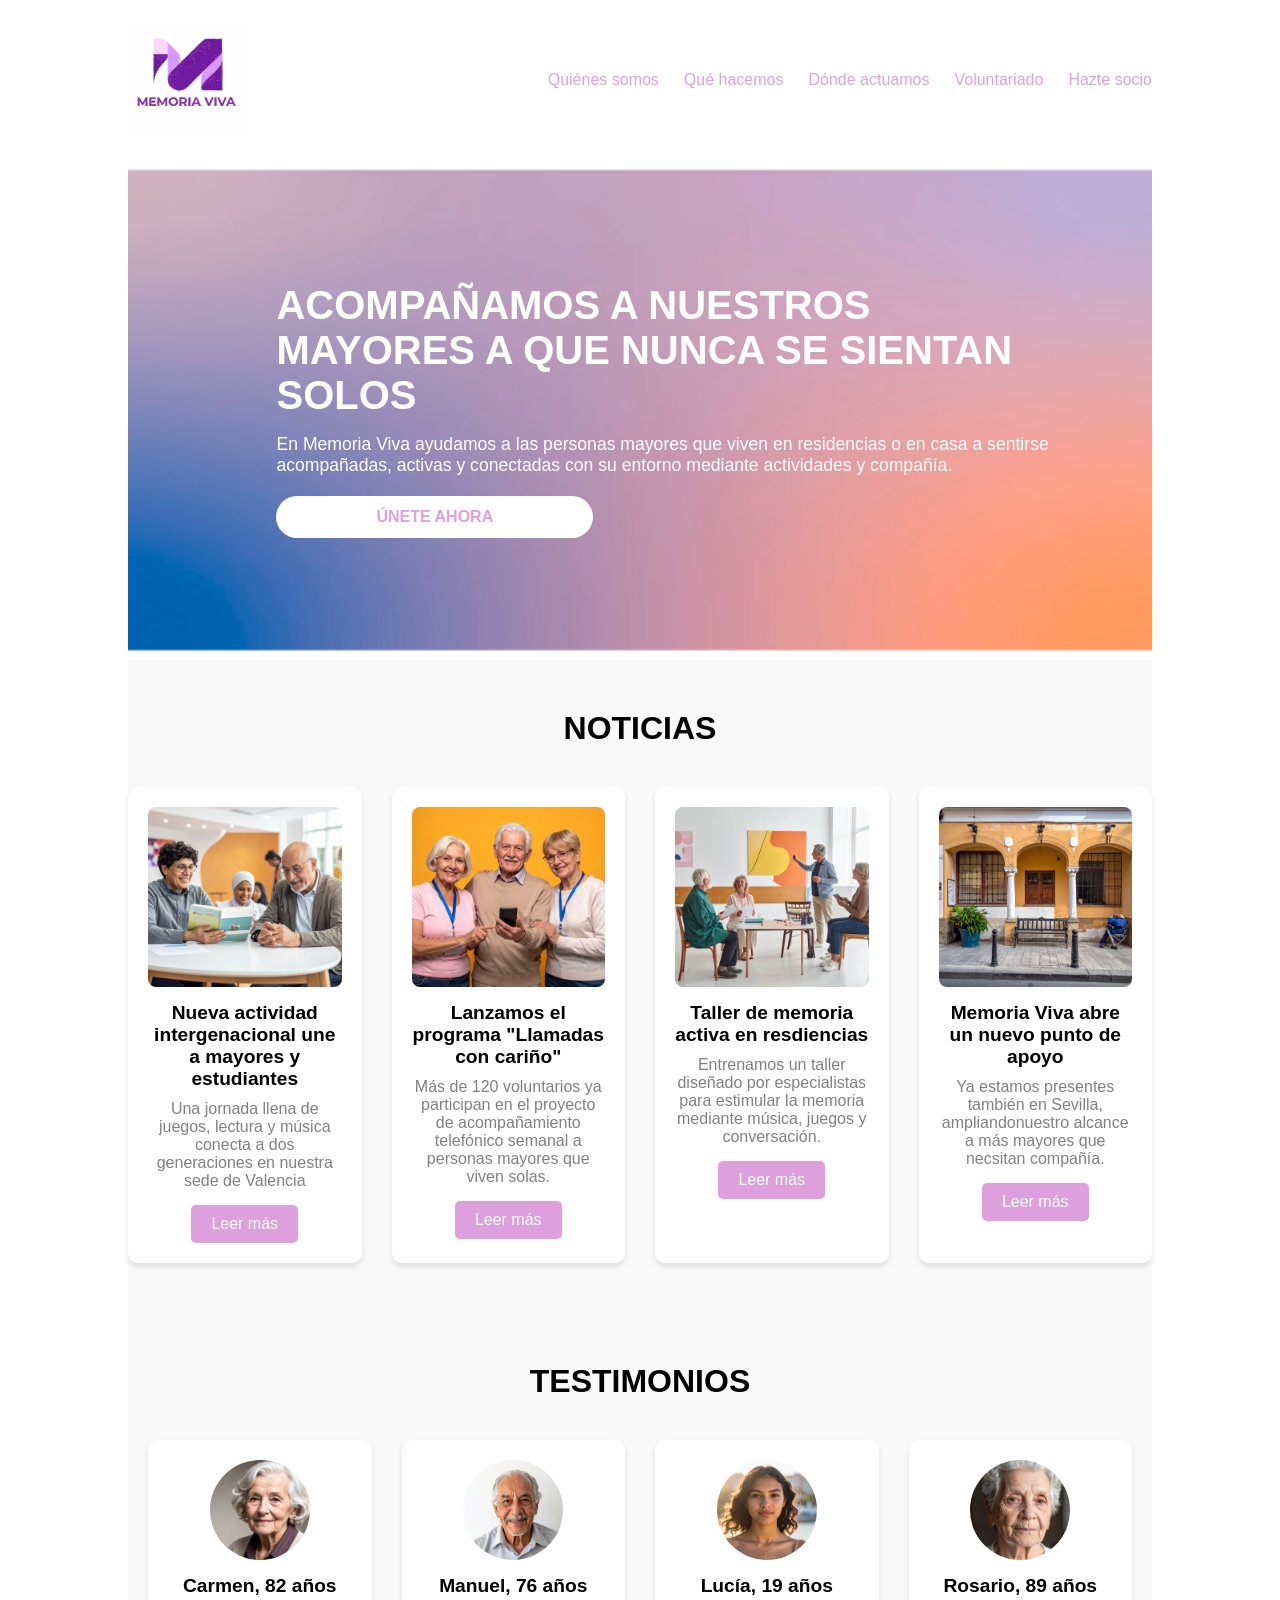
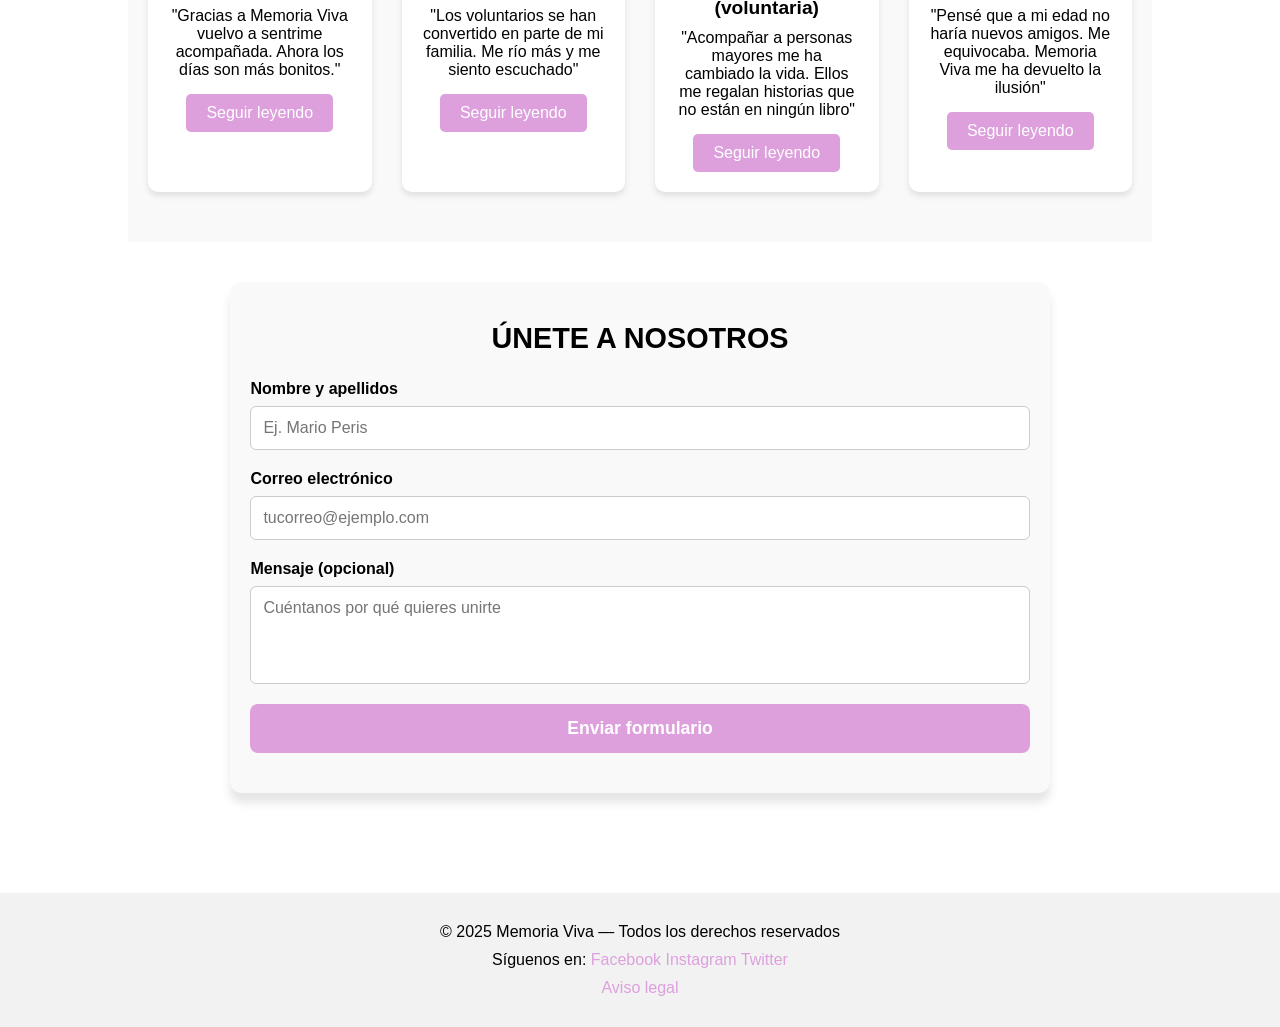
<file: index.html>
<!doctype html>
<html lang="es">

<head>
  <meta charset="UTF-8" />
  <meta name="viewport" content="width=device-width,initial-scale=1.0" />
  <title> Memoria Viva — ONG de acompañamiento a personas mayores </title>
  <link rel="stylesheet" href="styles.css">
</head>

<body>

  <!-- NUEVO CONTENEDOR PRINCIPAL GLOBAL -->
  <div class="site-wrapper">

    <header class="header container">
      <a href="index.html" class="logo-link">
        <img src="imagenes/logo_memoria_viva.svg" class="logo-img" alt="Logo Memoria Viva">
      </a>

      <button class="hamburger" id="hamburger" aria-label="Abrir menú">
        <span class="bar"></span>
        <span class="bar"></span>
        <span class="bar"></span>
      </button>

      <nav class="navegacion" id="nav-menu" aria-label="Navegación principal">
        <ul>
          <li><a href="quienessomos.html" class="boton-quienes-somos"> Quiénes somos </a></li>
          <li><a href="quehacemos.html" class="boton-que-hacemos"> Qué hacemos </a></li>
          <li><a href="dondeactuamos.html" class="boton-donde-actuamos"> Dónde actuamos </a></li>
          <li><a href="voluntariado.html" class="boton-voluntariado"> Voluntariado </a></li>
          <li><a href="haztesocio.html" class="boton-hazte-socio"> Hazte socio </a></li>
        </ul>
      </nav>
    </header>

    <!-- Se mantiene como la etiqueta principal de contenido -->
    <main class="main-content container">

      <section class="hero">
        <div class="hero-contenido">
          <h1 class="hero-titulo">ACOMPAÑAMOS A NUESTROS MAYORES A QUE NUNCA SE SIENTAN SOLOS</h1>
          <p class="hero-texto">En Memoria Viva ayudamos a las personas mayores que viven en residencias o en casa a
            sentirse acompañadas, activas y conectadas con su entorno mediante actividades y compañía.</p>
          <a class="boton-hero" href="#">ÚNETE AHORA</a>
        </div>
      </section>

      <section class="noticias" aria-labelledby="noticias-title">
        <h2 id="noticias-title" class="titulo-noticias">NOTICIAS</h2>
        <div class="flex-noticias">
          <article class="articulo-noticias">
            <a class="imagen-noticia" href="#">
              <img src="imagenes/noticia_1.webp" class="imagen-noticia" alt="Imagen-noticia-1">
            </a>
            <h3 class="titulo-noticia"> Nueva actividad intergenacional une a mayores y estudiantes </h3>
            <p class="texto-noticias"> Una jornada llena de juegos, lectura y música conecta a dos generaciones en nuestra
              sede de Valencia </p>
            <a class="boton-leer-mas-noticias" href="#"> Leer más </a>
          </article>

          <article class="articulo-noticias">
            <a class="imagen-noticia" href="#">
              <img src="imagenes/noticia_2.webp" class="imagen-noticia" alt="Imagen-noticia-2">
            </a>
            <h3 class="titulo-noticia"> Lanzamos el programa "Llamadas con cariño" </h3>
            <p class="texto-noticias"> Más de 120 voluntarios ya participan en el proyecto de acompañamiento telefónico
              semanal a personas mayores que viven solas. </p>
            <a class="boton-leer-mas-noticias" href="#"> Leer más </a>
          </article>

          <article class="articulo-noticias">
            <a class="imagen-noticia" href="#">
              <img src="imagenes/noticia_3.webp" class="imagen-noticia" alt="Imagen-noticia-3">
            </a>
            <h3 class="titulo-noticia"> Taller de memoria activa en resdiencias </h3>
            <p class="texto-noticias"> Entrenamos un taller diseñado por especialistas para estimular la memoria mediante
              música, juegos y conversación. </p>
            <a class="boton-leer-mas-noticias" href="#"> Leer más </a>
          </article>

          <article class="articulo-noticias">
            <a class="imagen-noticia" href="#">
              <img src="imagenes/noticia_4.webp" class="imagen-noticia" alt="Imagen-noticia-4">
            </a>
            <h3 class="titulo-noticia"> Memoria Viva abre un nuevo punto de apoyo </h3>
            <p class="texto-noticias"> Ya estamos presentes también en Sevilla, ampliandonuestro alcance a más mayores que
              necsitan compañía. </p>
            <a class="boton-leer-mas-noticias" href="#"> Leer más </a>
          </article>
        </div>
      </section>

      <section class="testimonios" aria-labelledby="testimonios-title">
        <h2 id="testimonios-title" class="titulo-testimonios"> TESTIMONIOS </h2>
        <div class="flex-testimonios">
          <div class="testimonio">
            <div class="imagen-testimonio-wrapper">
              <img src="imagenes/senyora_82_anyos.webp" class="imagen-testimonio" alt="Carmen">
            </div>
            <h3 class="titulo-testimonios-item"> Carmen, 82 años </h3>
            <p class="texto-testimonios">"Gracias a Memoria Viva vuelvo a sentrime acompañada. Ahora los días son más
              bonitos." </p>
            <a href="#" class="boton-seguir-leyendo-testimonios">Seguir leyendo</a>
          </div>

          <div class="testimonio">
            <div class="imagen-testimonio-wrapper">
              <img src="imagenes/senyor_72_anyos.webp" class="imagen-testimonio" alt="Manuel">
            </div>
            <h3 class="titulo-testimonios-item"> Manuel, 76 años </h3>
            <p class="texto-testimonios"> "Los voluntarios se han convertido en parte de mi familia. Me río más y me
              siento escuchado" </p>
            <a href="#" class="boton-seguir-leyendo-testimonios"> Seguir leyendo </a>
          </div>

          <div class="testimonio">
            <div class="imagen-testimonio-wrapper">
              <img src="imagenes/chica_19_anyos.webp" class="imagen-testimonio" alt="Lucía">
            </div>
            <h3 class="titulo-testimonios-item"> Lucía, 19 años (voluntaria) </h3>
            <p class="texto-testimonios"> "Acompañar a personas mayores me ha cambiado la vida. Ellos me regalan historias
              que no están en ningún libro" </p>
            <a href="#" class="boton-seguir-leyendo-testimonios">Seguir leyendo</a>
          </div>

          <div class="testimonio">
            <div class="imagen-testimonio-wrapper">
              <img src="imagenes/senyora_89_anyos.webp" class="imagen-testimonio" alt="Rosario">
            </div>
            <h3 class="titulo-testimonios-item"> Rosario, 89 años </h3>
            <p class="texto-testimonios"> "Pensé que a mi edad no haría nuevos amigos. Me equivocaba. Memoria Viva me ha
              devuelto la ilusión" </p>
            <a href="#" class="boton-seguir-leyendo-testimonios">Seguir leyendo</a>
          </div>
        </div>
      </section>

      <section class="formulario-seccion" aria-labelledby="formulario-title">
        <h2 id="formulario-title" class="titulo-formulario">ÚNETE A NOSOTROS</h2>
        <form action="#" method="post" class="formulario" novalidate>
          <div class="campo">
            <label for="nombre" class="label-form">Nombre y apellidos</label>
            <input id="nombre" name="nombre" type="text" required placeholder="Ej. Mario Peris">
          </div>
          <div class="campo">
            <label for="correo" class="label-form">Correo electrónico</label>
            <input id="correo" name="correo" type="email" required placeholder="tucorreo@ejemplo.com">
          </div>
          <div class="campo">
            <label for="mensaje" class="label-form">Mensaje (opcional)</label>
            <textarea id="mensaje" name="mensaje" rows="4" placeholder="Cuéntanos por qué quieres unirte"></textarea>
          </div>
          <input class="boton-enviar-formulario" type="submit" value="Enviar formulario">
        </form>
      </section>

    </main>

    <!-- Quitamos la clase 'container' de aquí para que el fondo gris ocupe todo el ancho de la pantalla -->
    <footer class="footer">
      <div class="footer-inner container"> <!-- El contenedor del ancho va aquí dentro -->
        <p class="texto-derechos"> © 2025 Memoria Viva — Todos los derechos reservados</p>
        <p class="texto-redes-sociales">Síguenos en:
          <a href="#" class="boton-red-social">Facebook</a>
          <a href="#" class="boton-red-social">Instagram</a>
          <a href="#" class="boton-red-social">Twitter</a>
        </p>
        <p><a href="#" class="aviso-legal">Aviso legal</a></p>
      </div>
    </footer>

  </div> <!-- FIN DE SITE-WRAPPER -->

  <script>
    const hamburger = document.getElementById('hamburger');
    const navMenu = document.getElementById('nav-menu');

    hamburger.addEventListener('click', () => {
      navMenu.classList.toggle('active');
      hamburger.classList.toggle('active');
    });
  </script>

</body>

</html>
</file>
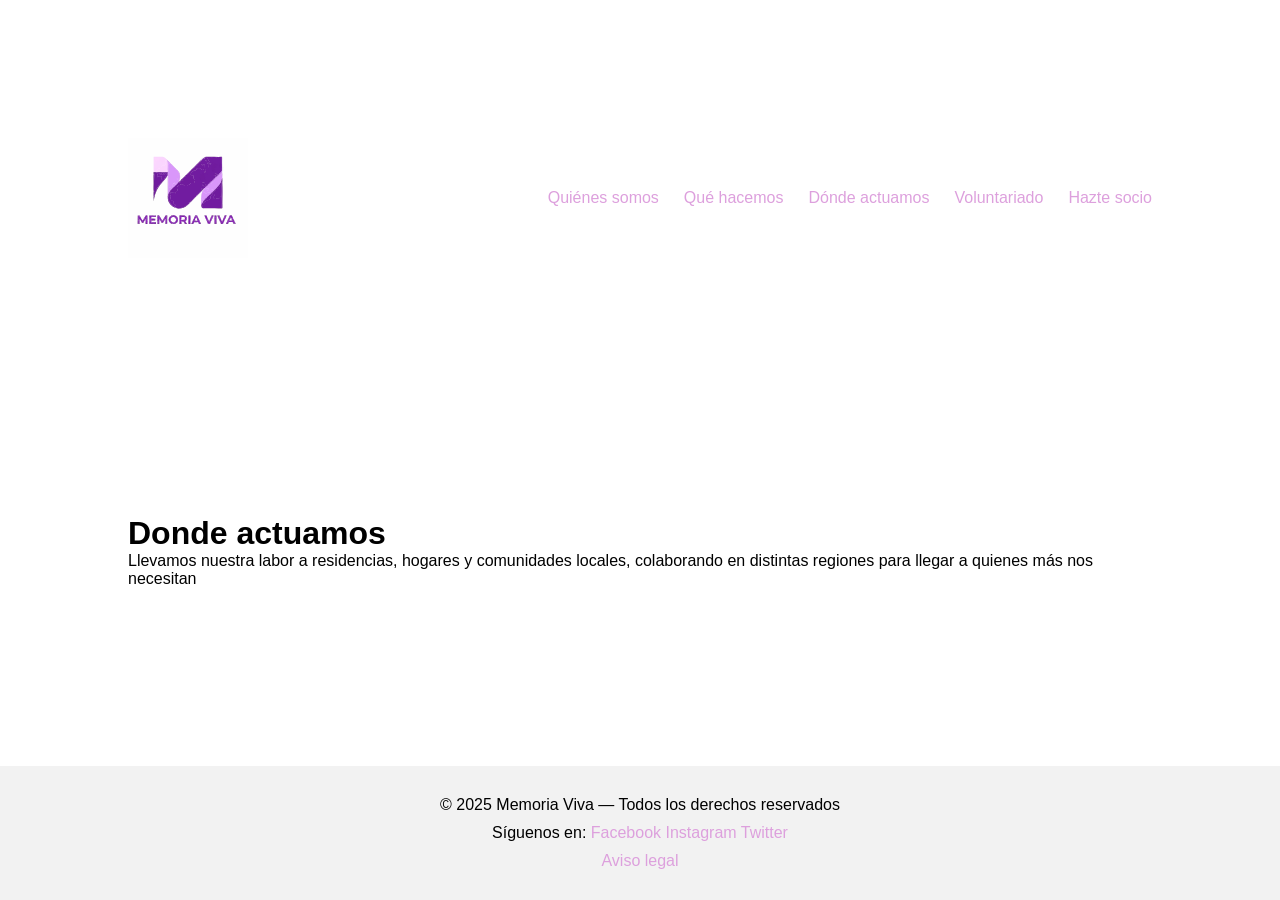
<file: dondeactuamos.html>
<!doctype html>
<html lang="es">

<head>
  <meta charset="UTF-8" />
  <meta name="viewport" content="width=device-width,initial-scale=1.0" />
  <title> Memoria Viva — ONG de acompañamiento a personas mayores </title>
  <link rel="stylesheet" href="styles.css">
</head>

<body>

  <!-- NUEVO CONTENEDOR PRINCIPAL GLOBAL -->
  <div class="site-wrapper">

    <header class="header container">
      <a href="index.html" class="logo-link">
        <img src="imagenes/logo_memoria_viva.svg" class="logo-img" alt="Logo Memoria Viva">
      </a>

      <button class="hamburger" id="hamburger" aria-label="Abrir menú">
        <span class="bar"></span>
        <span class="bar"></span>
        <span class="bar"></span>
      </button>

      <nav class="navegacion" id="nav-menu" aria-label="Navegación principal">
        <ul>
          <li><a href="quienessomos.html" class="boton-quienes-somos"> Quiénes somos </a></li>
          <li><a href="quehacemos.html" class="boton-que-hacemos"> Qué hacemos </a></li>
          <li><a href="dondeactuamos.html" class="boton-donde-actuamos"> Dónde actuamos </a></li>
          <li><a href="voluntariado.html" class="boton-voluntariado"> Voluntariado </a></li>
          <li><a href="haztesocio.html" class="boton-hazte-socio"> Hazte socio </a></li>
        </ul>
      </nav>
    </header>

  <!-- MAIN -->
  <main class="container">
    <h1> Donde actuamos </h1>
    <p> Llevamos nuestra labor a residencias, hogares y comunidades locales, colaborando en distintas regiones para
      llegar a quienes más nos necesitan</p>
  </main>

    <!-- Quitamos la clase 'container' de aquí para que el fondo gris ocupe todo el ancho de la pantalla -->
    <footer class="footer">
      <div class="footer-inner container"> <!-- El contenedor del ancho va aquí dentro -->
        <p class="texto-derechos"> © 2025 Memoria Viva — Todos los derechos reservados</p>
        <p class="texto-redes-sociales">Síguenos en:
          <a href="#" class="boton-red-social">Facebook</a>
          <a href="#" class="boton-red-social">Instagram</a>
          <a href="#" class="boton-red-social">Twitter</a>
        </p>
        <p><a href="#" class="aviso-legal">Aviso legal</a></p>
      </div>
    </footer>

  </div> <!-- FIN DE SITE-WRAPPER -->

  <script>
    const hamburger = document.getElementById('hamburger');
    const navMenu = document.getElementById('nav-menu');

    hamburger.addEventListener('click', () => {
      navMenu.classList.toggle('active');
      hamburger.classList.toggle('active');
    });
  </script>

</body>

</html>
</file>
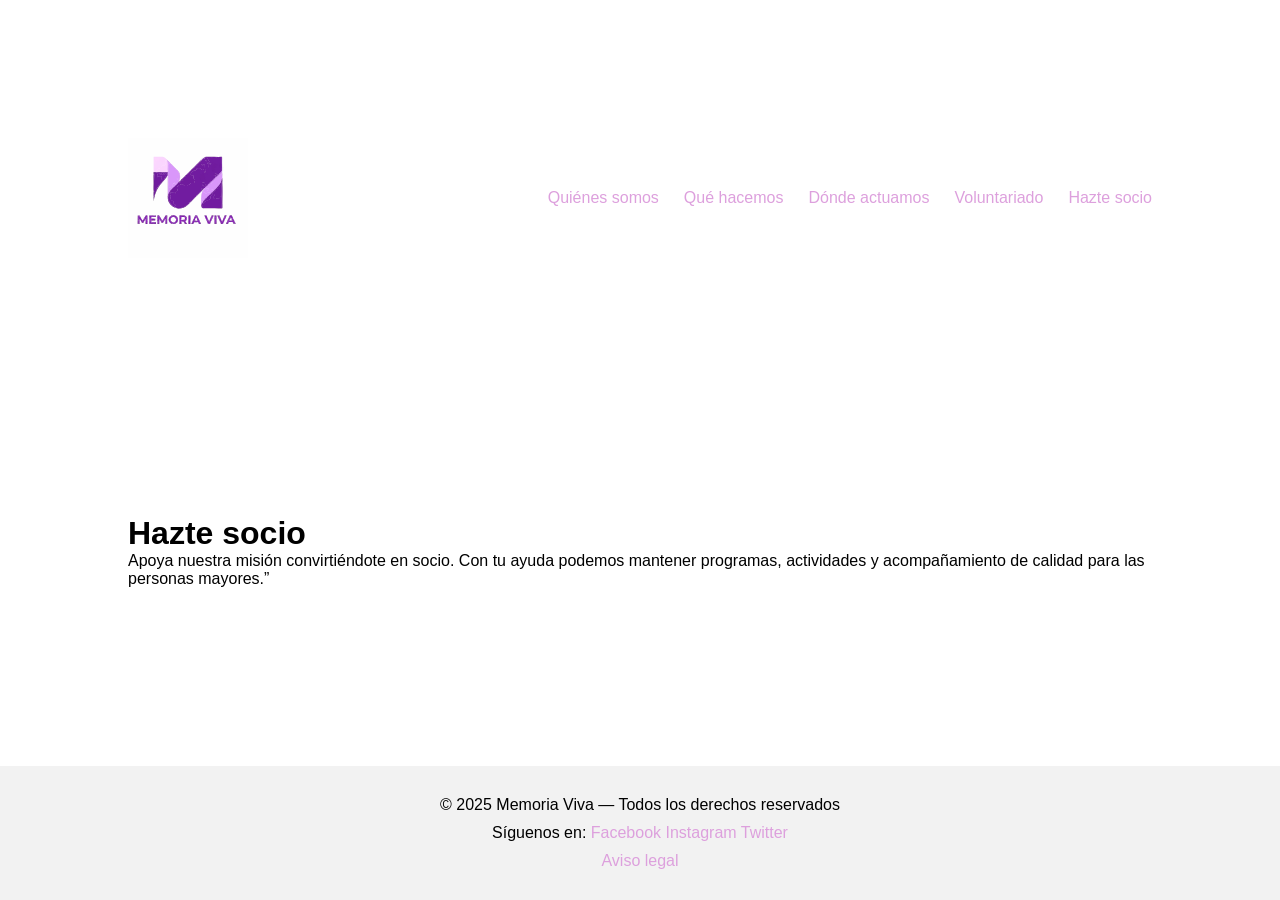
<file: haztesocio.html>
<!DOCTYPE html>
<html lang="es">

<head>
  <meta charset="UTF-8">
  <meta name="viewport" content="width=device-width, initial-scale=1.0">
  <title> Hazte socio — Memoria Viva</title>
  <link rel="stylesheet" href="styles.css">
</head>

<body>

  <!-- NUEVO CONTENEDOR PRINCIPAL GLOBAL -->
  <div class="site-wrapper">

    <header class="header container">
      <a href="index.html" class="logo-link">
        <img src="imagenes/logo_memoria_viva.svg" class="logo-img" alt="Logo Memoria Viva">
      </a>

      <button class="hamburger" id="hamburger" aria-label="Abrir menú">
        <span class="bar"></span>
        <span class="bar"></span>
        <span class="bar"></span>
      </button>

      <nav class="navegacion" id="nav-menu" aria-label="Navegación principal">
        <ul>
          <li><a href="quienessomos.html" class="boton-quienes-somos"> Quiénes somos </a></li>
          <li><a href="quehacemos.html" class="boton-que-hacemos"> Qué hacemos </a></li>
          <li><a href="dondeactuamos.html" class="boton-donde-actuamos"> Dónde actuamos </a></li>
          <li><a href="voluntariado.html" class="boton-voluntariado"> Voluntariado </a></li>
          <li><a href="haztesocio.html" class="boton-hazte-socio"> Hazte socio </a></li>
        </ul>
      </nav>
    </header>
    
  <!-- MAIN -->
  <main class="container">
    <h1> Hazte socio </h1>
    <p> Apoya nuestra misión convirtiéndote en socio. Con tu ayuda podemos mantener programas, actividades y
      acompañamiento de calidad para las personas mayores.”</p>
  </main>

    <!-- Quitamos la clase 'container' de aquí para que el fondo gris ocupe todo el ancho de la pantalla -->
    <footer class="footer">
      <div class="footer-inner container"> <!-- El contenedor del ancho va aquí dentro -->
        <p class="texto-derechos"> © 2025 Memoria Viva — Todos los derechos reservados</p>
        <p class="texto-redes-sociales">Síguenos en:
          <a href="#" class="boton-red-social">Facebook</a>
          <a href="#" class="boton-red-social">Instagram</a>
          <a href="#" class="boton-red-social">Twitter</a>
        </p>
        <p><a href="#" class="aviso-legal">Aviso legal</a></p>
      </div>
    </footer>

  </div> <!-- FIN DE SITE-WRAPPER -->

  <script>
    const hamburger = document.getElementById('hamburger');
    const navMenu = document.getElementById('nav-menu');

    hamburger.addEventListener('click', () => {
      navMenu.classList.toggle('active');
      hamburger.classList.toggle('active');
    });
  </script>

</body>

</html>
</file>
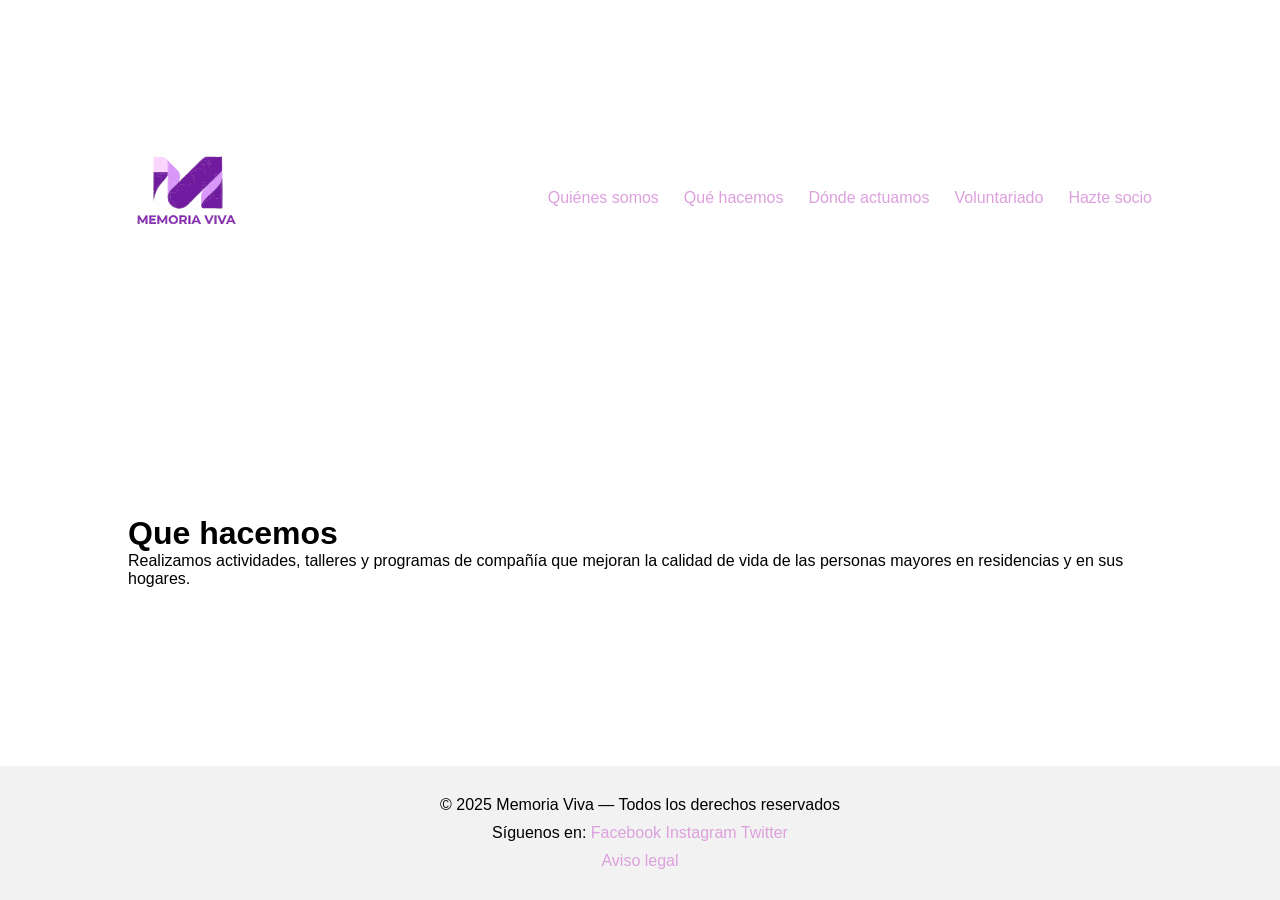
<file: quehacemos.html>
<!DOCTYPE html>
<html lang="es">
<head>
  <meta charset="UTF-8">
  <meta name="viewport" content="width=device-width, initial-scale=1.0">
  <title> Que hacemos — Memoria Viva</title>
  <link rel="stylesheet" href="styles.css">
</head>

<body>

  <!-- NUEVO CONTENEDOR PRINCIPAL GLOBAL -->
  <div class="site-wrapper">

    <header class="header container">
      <a href="index.html" class="logo-link">
        <img src="imagenes/logo_memoria_viva.svg" class="logo-img" alt="Logo Memoria Viva">
      </a>

      <button class="hamburger" id="hamburger" aria-label="Abrir menú">
        <span class="bar"></span>
        <span class="bar"></span>
        <span class="bar"></span>
      </button>

      <nav class="navegacion" id="nav-menu" aria-label="Navegación principal">
        <ul>
          <li><a href="quienessomos.html" class="boton-quienes-somos"> Quiénes somos </a></li>
          <li><a href="quehacemos.html" class="boton-que-hacemos"> Qué hacemos </a></li>
          <li><a href="dondeactuamos.html" class="boton-donde-actuamos"> Dónde actuamos </a></li>
          <li><a href="voluntariado.html" class="boton-voluntariado"> Voluntariado </a></li>
          <li><a href="haztesocio.html" class="boton-hazte-socio"> Hazte socio </a></li>
        </ul>
      </nav>
    </header>
  <!-- MAIN -->
  <main class="container">
    <h1> Que hacemos </h1>
    <p> Realizamos actividades, talleres y programas de compañía que mejoran la calidad de vida de las personas mayores en residencias y en sus hogares.</p>
  </main>
   <!-- Quitamos la clase 'container' de aquí para que el fondo gris ocupe todo el ancho de la pantalla -->
    <footer class="footer">
      <div class="footer-inner container"> <!-- El contenedor del ancho va aquí dentro -->
        <p class="texto-derechos"> © 2025 Memoria Viva — Todos los derechos reservados</p>
        <p class="texto-redes-sociales">Síguenos en:
          <a href="#" class="boton-red-social">Facebook</a>
          <a href="#" class="boton-red-social">Instagram</a>
          <a href="#" class="boton-red-social">Twitter</a>
        </p>
        <p><a href="#" class="aviso-legal">Aviso legal</a></p>
      </div>
    </footer>

  </div> <!-- FIN DE SITE-WRAPPER -->

  <script>
    const hamburger = document.getElementById('hamburger');
    const navMenu = document.getElementById('nav-menu');

    hamburger.addEventListener('click', () => {
      navMenu.classList.toggle('active');
      hamburger.classList.toggle('active');
    });
  </script>

</body>
</body>
</html>
</file>
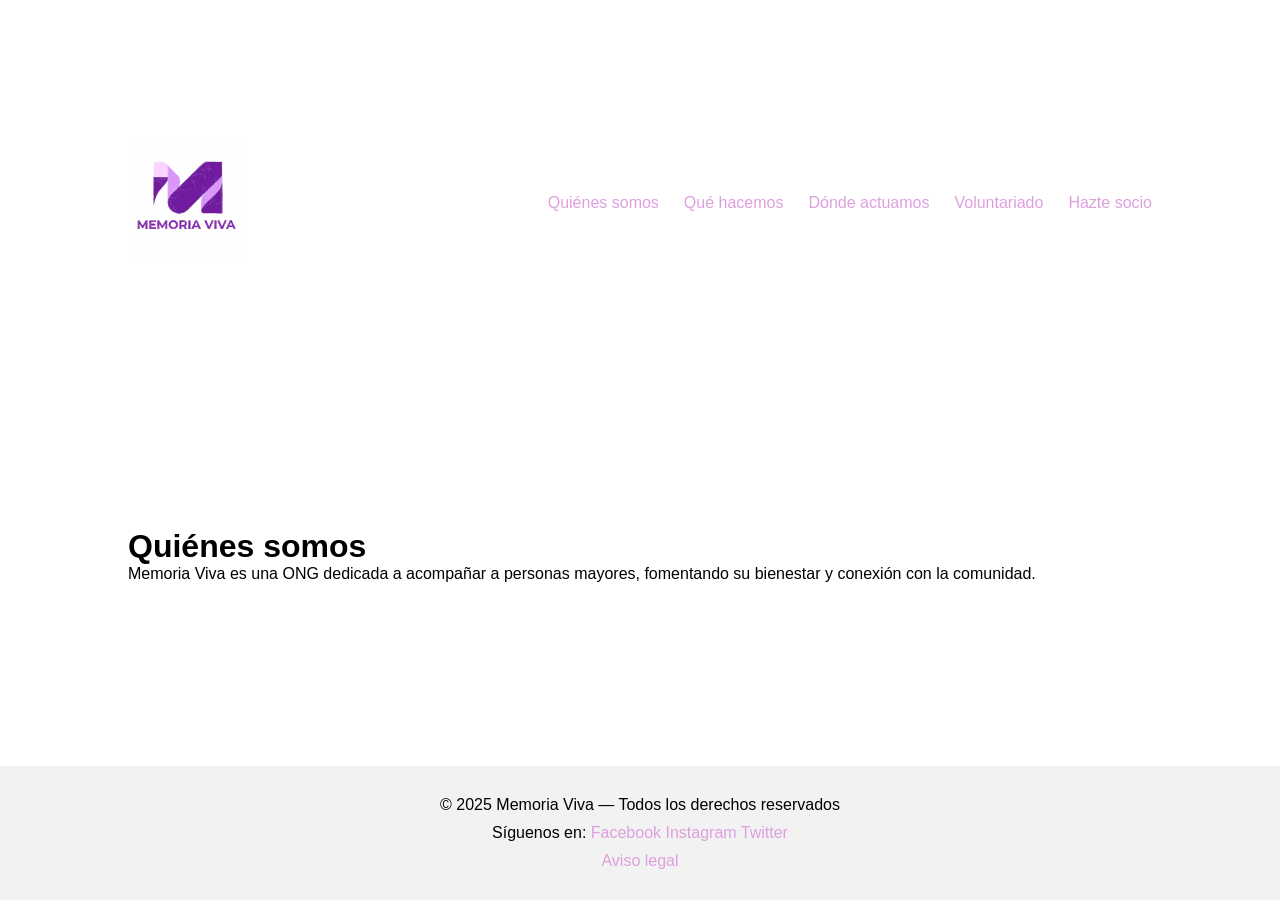
<file: quienessomos.html>
<!DOCTYPE html>
<html lang="es">

<head>
  <meta charset="UTF-8">
  <meta name="viewport" content="width=device-width, initial-scale=1.0">
  <title>Quiénes somos — Memoria Viva</title>
  <link rel="stylesheet" href="styles.css">
</head>

<body>

  <!-- NUEVO CONTENEDOR PRINCIPAL GLOBAL -->
  <div class="site-wrapper">

    <header class="header container">
      <a href="index.html" class="logo-link">
        <img src="imagenes/logo_memoria_viva.svg" class="logo-img" alt="Logo Memoria Viva">
      </a>

      <button class="hamburger" id="hamburger" aria-label="Abrir menú">
        <span class="bar"></span>
        <span class="bar"></span>
        <span class="bar"></span>
      </button>

      <nav class="navegacion" id="nav-menu" aria-label="Navegación principal">
        <ul>
          <li><a href="quienessomos.html" class="boton-quienes-somos"> Quiénes somos </a></li>
          <li><a href="quehacemos.html" class="boton-que-hacemos"> Qué hacemos </a></li>
          <li><a href="dondeactuamos.html" class="boton-donde-actuamos"> Dónde actuamos </a></li>
          <li><a href="voluntariado.html" class="boton-voluntariado"> Voluntariado </a></li>
          <li><a href="haztesocio.html" class="boton-hazte-socio"> Hazte socio </a></li>
        </ul>
      </nav>
    </header>
  <!-- MAIN -->
  <main class="container">
    <h1> Quiénes somos </h1>
    <p> Memoria Viva es una ONG dedicada a acompañar a personas mayores, fomentando su bienestar y conexión con la
      comunidad.</p>
  </main>

   <!-- Quitamos la clase 'container' de aquí para que el fondo gris ocupe todo el ancho de la pantalla -->
    <footer class="footer">
      <div class="footer-inner container"> <!-- El contenedor del ancho va aquí dentro -->
        <p class="texto-derechos"> © 2025 Memoria Viva — Todos los derechos reservados</p>
        <p class="texto-redes-sociales">Síguenos en:
          <a href="#" class="boton-red-social">Facebook</a>
          <a href="#" class="boton-red-social">Instagram</a>
          <a href="#" class="boton-red-social">Twitter</a>
        </p>
        <p><a href="#" class="aviso-legal">Aviso legal</a></p>
      </div>
    </footer>

  </div> <!-- FIN DE SITE-WRAPPER -->

  <script>
    const hamburger = document.getElementById('hamburger');
    const navMenu = document.getElementById('nav-menu');

    hamburger.addEventListener('click', () => {
      navMenu.classList.toggle('active');
      hamburger.classList.toggle('active');
    });
  </script>

</body>
</body>

</html>
</file>
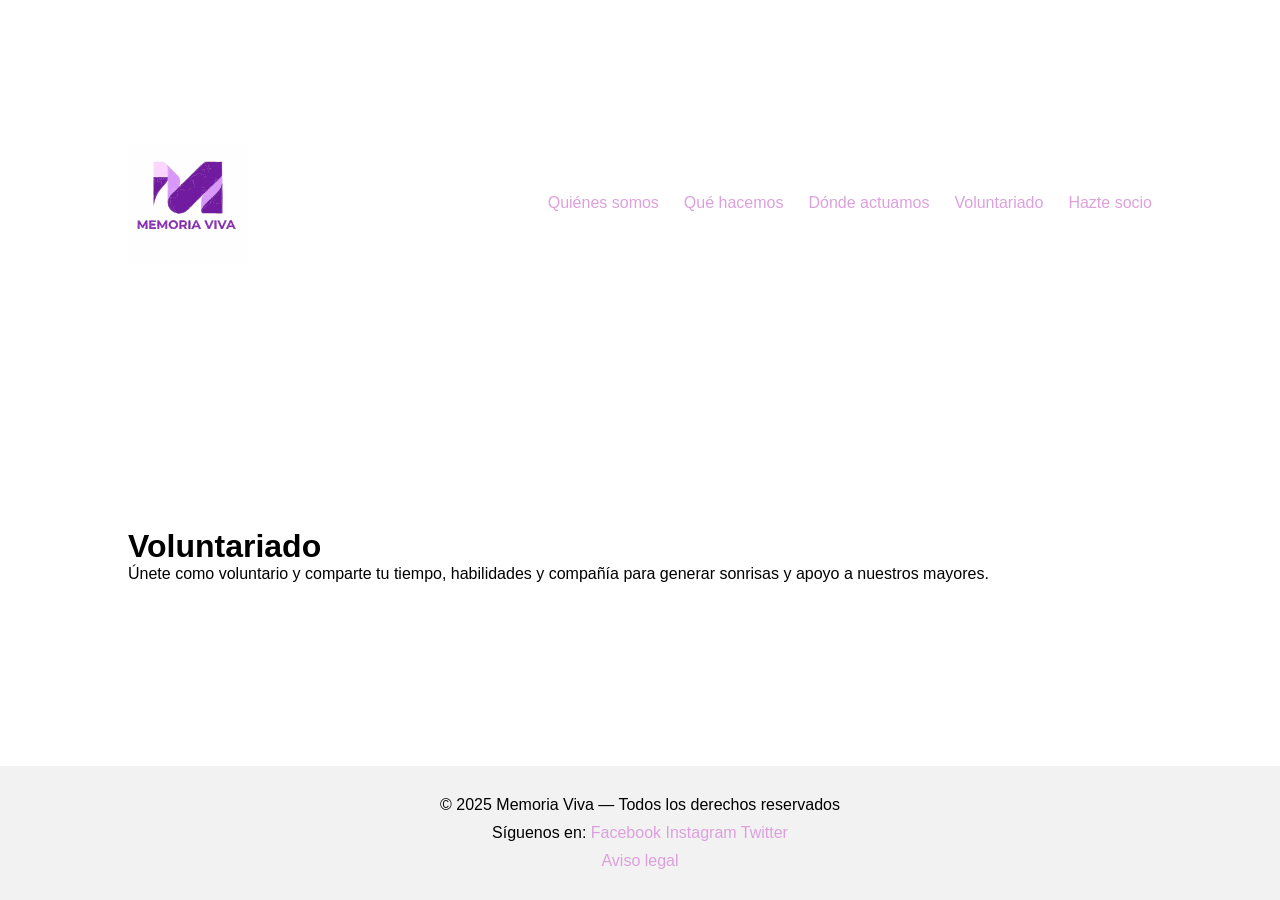
<file: voluntariado.html>
<!DOCTYPE html>
<html lang="es">

<head>
  <meta charset="UTF-8">
  <meta name="viewport" content="width=device-width, initial-scale=1.0">
  <title> Voluntariado — Memoria Viva</title>
  <link rel="stylesheet" href="styles.css">
</head>

<body>

  <!-- NUEVO CONTENEDOR PRINCIPAL GLOBAL -->
  <div class="site-wrapper">

    <header class="header container">
      <a href="index.html" class="logo-link">
        <img src="imagenes/logo_memoria_viva.svg" class="logo-img" alt="Logo Memoria Viva">
      </a>

      <button class="hamburger" id="hamburger" aria-label="Abrir menú">
        <span class="bar"></span>
        <span class="bar"></span>
        <span class="bar"></span>
      </button>

      <nav class="navegacion" id="nav-menu" aria-label="Navegación principal">
        <ul>
          <li><a href="quienessomos.html" class="boton-quienes-somos"> Quiénes somos </a></li>
          <li><a href="quehacemos.html" class="boton-que-hacemos"> Qué hacemos </a></li>
          <li><a href="dondeactuamos.html" class="boton-donde-actuamos"> Dónde actuamos </a></li>
          <li><a href="voluntariado.html" class="boton-voluntariado"> Voluntariado </a></li>
          <li><a href="haztesocio.html" class="boton-hazte-socio"> Hazte socio </a></li>
        </ul>
      </nav>
    </header>

  <!-- MAIN -->
  <main class="container">
    <h1> Voluntariado </h1>
    <p> Únete como voluntario y comparte tu tiempo, habilidades y compañía para generar sonrisas y apoyo a nuestros
      mayores.</p>
  </main>

   <!-- Quitamos la clase 'container' de aquí para que el fondo gris ocupe todo el ancho de la pantalla -->
    <footer class="footer">
      <div class="footer-inner container"> <!-- El contenedor del ancho va aquí dentro -->
        <p class="texto-derechos"> © 2025 Memoria Viva — Todos los derechos reservados</p>
        <p class="texto-redes-sociales">Síguenos en:
          <a href="#" class="boton-red-social">Facebook</a>
          <a href="#" class="boton-red-social">Instagram</a>
          <a href="#" class="boton-red-social">Twitter</a>
        </p>
        <p><a href="#" class="aviso-legal">Aviso legal</a></p>
      </div>
    </footer>

  </div> <!-- FIN DE SITE-WRAPPER -->

  <script>
    const hamburger = document.getElementById('hamburger');
    const navMenu = document.getElementById('nav-menu');

    hamburger.addEventListener('click', () => {
      navMenu.classList.toggle('active');
      hamburger.classList.toggle('active');
    });
  </script>

</body>
</body>

</html>
</file>
<file: styles.css>
/*--- RESET GENERAL ---*/
* {
  margin: 0;
  padding: 0;
  box-sizing: border-box;
}

img {
  max-width: 100%;
  height: auto;
  display: block;
}


/*--- CONFIGURACIÓN ALTURA COMPLETA (STICKY FOOTER) ---*/
html, body {
  margin: 0;
  padding: 0;
  height: 100%; /* Permite al navegador calcular la altura total */
}

/* Contenedor principal global */
.site-wrapper {
  display: flex;
  flex-direction: column;
  min-height: 100vh; /* Fuerza al contenedor a medir toda la pantalla */
}

/* El contenido principal se expande para ocupar todo el espacio libre */
.main-content {
  flex: 1 0 auto;
}


/*--- TIPOGRAFÍA GENERAL Y CONTENEDORES ---*/
body {
  font-family: Montserrat, Poppins, Arial, Helvetica, sans-serif;
  color: black;
  width: 100%;
  overflow-x: hidden;
}

.container {
  width: 80%;
  max-width: 1200px;
  margin: auto;
}

/* --- HEADER --- */
.header {
  display: flex;
  justify-content: space-between;
  align-items: center;
  padding: 20px 0;
  background-color: white;
  position: relative;
}

.logo-img {
  width: 120px;
  height: auto;
}

.navegacion ul {
  list-style: none;
  display: flex;
  gap: 25px;
}

.navegacion a {
  position: relative;
  text-decoration: none;
  color: plum;
  padding: 10px 0;
  transition: color 0.3s;
}

/* Subrayado animado */
.navegacion a::after {
  content: "";
  position: absolute;
  left: 0;
  bottom: 0;
  height: 2px;
  width: 100%;
  background-color: plum;
  transform: scaleX(0);
  transform-origin: center;
  transition: transform 0.3s ease;
}

.navegacion a:hover::after {
  transform: scaleX(1);
}

.navegacion a:hover {
  color: plum;
}

/* Estilos botón hamburguesa (oculto en escritorio) */
.hamburger {
  display: none;
  flex-direction: column;
  justify-content: space-between;
  width: 30px;
  height: 21px;
  background: transparent;
  border: none;
  cursor: pointer;
  z-index: 100;
}

.hamburger .bar {
  width: 100%;
  height: 3px;
  background-color: plum;
  border-radius: 10px;
  transition: all 0.3s ease-in-out;
}

/* Animación a 'X' cuando está activo */
.hamburger.active .bar:nth-child(2) {
  opacity: 0;
}

.hamburger.active .bar:nth-child(1) {
  transform: translateY(9px) rotate(45deg);
}

.hamburger.active .bar:nth-child(3) {
  transform: translateY(-9px) rotate(-45deg);
}


/* ---- HERO ---- */
.hero {
  background-image: url("imagenes/fondo_hero.webp");
  background-repeat: no-repeat;
  background-size: cover;
  background-position: center;
  min-height: 500px;
  display: flex;
  align-items: center;
  justify-content: center;
  padding-left: 5%;
  color: white;
}

.hero-contenido {
  display: flex;
  flex-direction: column;
  max-width: 900px;
  width: 80%;
  text-align: left;
}

.hero-titulo {
  margin-bottom: 16px;
  font-size: 2.5rem;
  font-weight: 900;
}

.hero-texto {
  margin-bottom: 20px;
  font-size: 1.1rem;
}

.boton-hero {
  display: inline-block;
  padding: 12px 100px;
  border-radius: 999px;
  font-weight: 700;
  background-color: white;
  color: plum;
  text-decoration: none;
  align-self: flex-start;
}

@media (max-width: 768px) {
  .tu-seccion-hero {
    padding-left: 100px;   /* Da un buen margen de seguridad */
    padding-right: 100px;

  }

  .tu-seccion-hero h1 {
    font-size: 2rem;      /* Reduce un poco el tamaño si es muy grande */
    line-height: 1.3;     /* Evita que las líneas del título se encimen */
  }
}

@media (max-width: 768px) {
  .hero-text {
    width: 90%;
  }
}

/* --- NOTICIAS ---*/
.noticias {
  padding: 50px 0;
  background-color: #f9f9f9;
  text-align: center;
}

.titulo-noticias {
  font-size: 2rem;
  margin-bottom: 40px;
}

.flex-noticias {
  display: flex;
  flex-wrap: wrap;
  justify-content: center;
  gap: 30px;
}

.articulo-noticias {
  flex: 1 1 220px;
  max-width: 300px;
  background-color: white;
  border-radius: 10px;
  padding: 20px;
  text-align: center;
  box-shadow: 0 4px 6px rgba(0, 0, 0, 0.1);
  transition: transform 0.3s, box-shadow 0.3s;
}

.articulo-noticias:hover {
  transform: translateY(-5px);
  box-shadow: 0 8px 12px rgba(0, 0, 0, 0.15);
}

.imagen-noticia {
  width: 100%;
  height: 180px;
  object-fit: cover;
  border-radius: 8px;
  margin-bottom: 15px;
}

.titulo-noticia {
  font-size: 1.2rem;
  margin-bottom: 10px;
}

.texto-noticias {
  font-size: 1rem;
  margin-bottom: 15px;
  color: gray;
}

.boton-leer-mas-noticias {
  display: inline-block;
  padding: 10px 20px;
  background-color: plum;
  color: white;
  border-radius: 5px;
  text-decoration: none;
  transition: background-color 0.3s;
}

.boton-leer-mas-noticias:hover {
  background-color: rebeccapurple;
}

/*--- TESTIMONIOS ---*/
.testimonios {
  padding: 50px 20px;
  background-color: #f9f9f9;
  text-align: center;
}

.titulo-testimonios {
  font-size: 2rem;
  margin-bottom: 40px;
}

.flex-testimonios {
  display: flex;
  flex-wrap: wrap;
  justify-content: center;
  gap: 30px;
}

.testimonio {
  flex: 1 1 220px;
  max-width: 300px;
  background-color: white;
  border-radius: 10px;
  padding: 20px;
  box-shadow: 0 4px 6px rgba(0, 0, 0, 0.1);
  transition: transform 0.3s, box-shadow 0.3s;
}

.testimonio:hover {
  transform: translateY(-5px);
  box-shadow: 0 8px 12px rgba(0, 0, 0, 0.15);
}

.imagen-testimonio {
  width: 100px;
  height: 100px;
  border-radius: 50%;
  margin: 0 auto 15px;
  object-fit: cover;
}

.titulo-testimonios-item {
  font-size: 1.2rem;
  margin-bottom: 10px;
}

.texto-testimonios {
  margin-bottom: 15px;
}

.boton-seguir-leyendo-testimonios {
  display: inline-block;
  padding: 10px 20px;
  background-color: plum;
  color: white;
  border-radius: 5px;
  text-decoration: none;
  transition: background-color 0.3s;
}

.boton-seguir-leyendo-testimonios:hover {
  background-color: rebeccapurple;
}

/* --- FORMULARIO ---*/
.formulario-seccion {
  width: 80%;
  max-width: 1200px;
  margin: 40px auto;
  padding: 40px 20px;
  background-color: #f9f9f9;
  border-radius: 12px;
  box-shadow: 0 10px 10px rgba(0, 0, 0, 0.1);
}

.titulo-formulario {
  text-align: center;
  font-size: 1.8rem;
  margin-bottom: 25px;
}

.campo {
  display: flex;
  flex-direction: column;
  margin-bottom: 20px;
}

.label-form {
  font-weight: 600;
  margin-bottom: 8px;
}

.formulario input[type="text"],
.formulario input[type="email"],
.formulario textarea {
  padding: 12px;
  border: 1px solid #ccc;
  border-radius: 6px;
  font-size: 1rem;
  font-family: inherit;
  resize: none;
}

.boton-enviar-formulario {
  display: block;
  width: 100%;
  padding: 14px;
  background-color: plum;
  color: white;
  border: none;
  border-radius: 8px;
  font-size: 1.1rem;
  font-weight: 600;
  cursor: pointer;
}

/* --- FOOTER ---*/
.footer {
  margin-top: 60px;
  padding: 30px 0;
  text-align: center;
  background-color: #f2f2f2;
  flex-shrink: 0; /* Evita que el footer se deforme o achique */
}

.footer-inner {
  display: flex;
  flex-direction: column;
  gap: 10px;
}

.texto-redes-sociales .boton-red-social,
.aviso-legal {
  color: plum;
  text-decoration: none;
}

.texto-redes-sociales .boton-red-social:hover,
.aviso-legal:hover {
  text-decoration: underline;
}

/* ===========================================
   RESPONSIVE DESIGN (BREAKPOINT 767px)
   =========================================== */

@media (max-width: 767px) {

  .container {
    width: 90%;
  }

  /* Implementación Menú Hamburguesa */
  .hamburger {
    display: flex;
  }

  .navegacion {
    display: block;
    max-height: 0;
    overflow: hidden;
    opacity: 0;
    position: absolute;
    top: 100%;
    left: 0;
    width: 100%;
    background-color: white;
    padding: 0 20px;
    box-shadow: 0 4px 6px rgba(0, 0, 0, 0.1);
    z-index: 1000;
    transition: max-height 0.4s ease-in-out, opacity 0.4s ease-in-out, padding 0.4s ease;
  }

  .navegacion.active {
    max-height: 500px;
    opacity: 1;
    padding: 30px 20px;
  }

  .navegacion ul {
    flex-direction: column;
    gap: 20px;
    text-align: center;
  }

  .navegacion a {
    font-size: 1.2rem;
    display: block;
    width: 100%;
    border-bottom: 1px solid #f0f0f0;
    padding-bottom: 10px;
  }

  .navegacion a:last-child {
    border-bottom: none;
  }

  /* Rediseño sección Hero */
  .hero {
    height: auto;
    padding: 60px 20px;
    text-align: center;
    padding-left: 0;
  }

  .hero-contenido {
    width: 100%;
    text-align: center;
    align-items: center;
  }

  .hero-titulo {
    font-size: 1.8rem;
  }

  .boton-hero {
    align-self: center;
    padding: 12px 50px;
  }

  /* Adaptación Flexbox a modo Wrap */
  .flex-noticias,
  .flex-testimonios {
    flex-direction: column;
    align-items: center;
  }

  .articulo-noticias,
  .testimonio {
    max-width: 100%;
    width: 100%;
  }

  /* Ajuste de paddings, márgenes y fuentes */
  .titulo-noticias,
  .titulo-testimonios {
    font-size: 1.6rem;
  }

  .formulario-seccion {
    width: 100%;
    padding: 30px 15px;
  }
}
</file>
